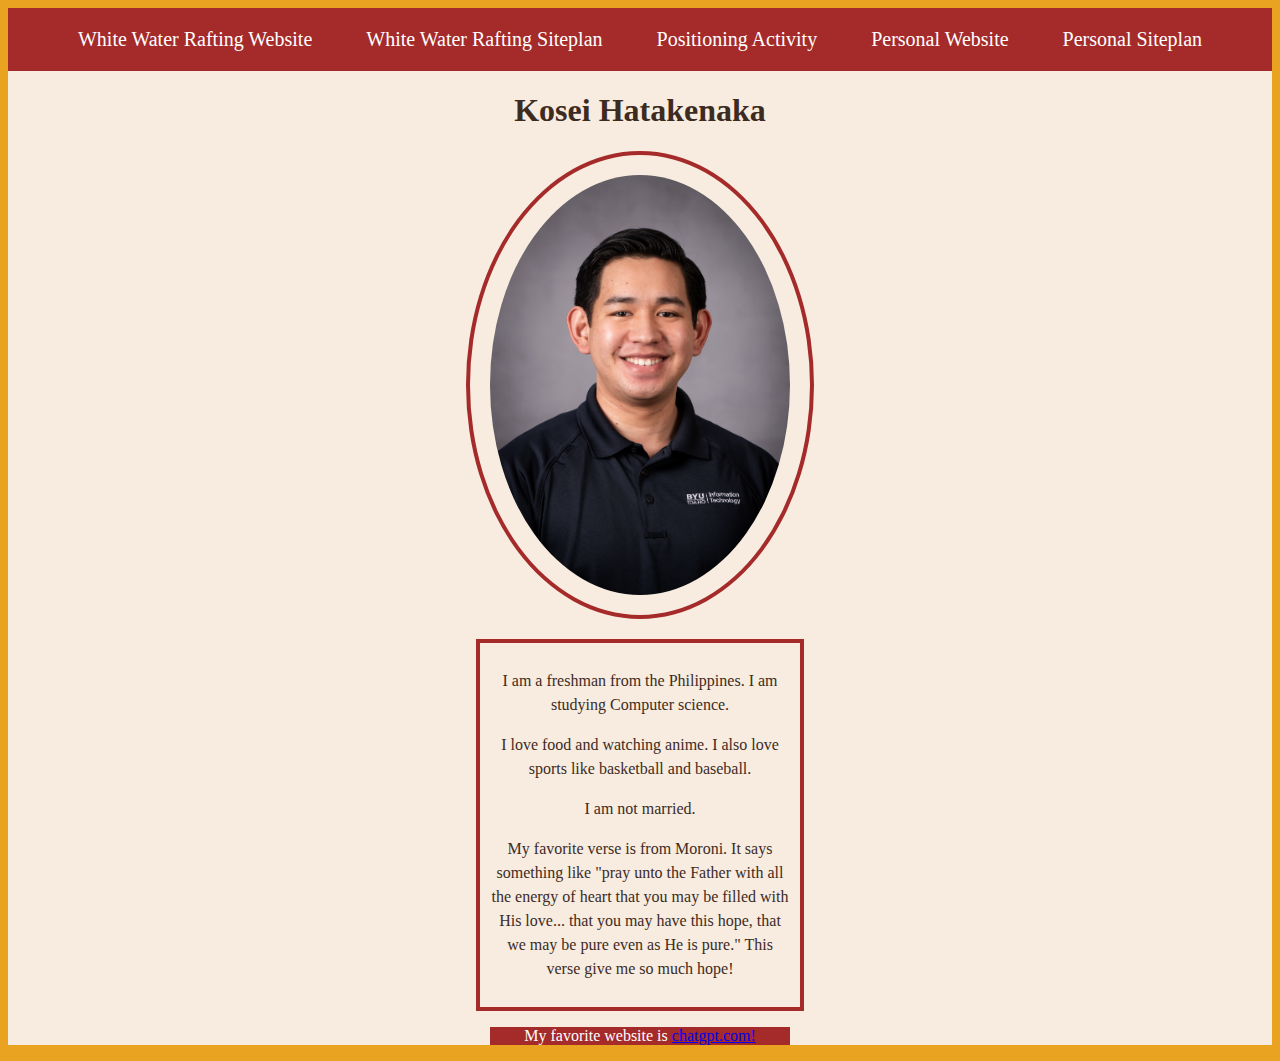
<file: index.html>
<!DOCTYPE html>
<html lang="en">
  <head>
    <meta charset="UTF-8" />
    <meta name="viewport" content="width=device-width, initial-scale=1.0" />
    <title>WDD130 | Home</title>
    <link href="styles.css" rel="stylesheet" />
  </head>

  <body>
    <div id="content">
      <header>
        <nav id="primary">
          <a href="wwr/index.html">White Water Rafting Website</a>
          <a href="wwr/site-plan-rafting.html">White Water Rafting Siteplan</a>
          <a href="positioning.html">Positioning Activity</a>
          <a href="ydps/index.html">Personal Website</a>
          <a href= "ydps/site-plan.html">Personal Siteplan</a>
        </nav>
      </header>
      <h1 id="main topic">Kosei Hatakenaka</h1>
      <div>
        <img src="myphoto.jpg" alt="Image of me" />
      </div>
      <div id="p-main">
      <p>
        I am a freshman from the Philippines. I am studying Computer science.
      </p>
      <p>
        I love food and watching anime. I also love sports like basketball and
        baseball.
      </p>
      <p>I am not married.</p>
      <p>
        My favorite verse is from Moroni. It says something like "pray unto the
        Father with all the energy of heart that you may be filled with His
        love... that you may have this hope, that we may be pure even as He is
        pure." This verse give me so much hope!
      </p>
    </div>
      <footer>
        <p>
          My favorite website is
          <a href="https://chatgpt.com/" target="_blank">chatgpt.com!</a>
        </p>
      </footer>
  </div>
  </body>
</html>
</file>
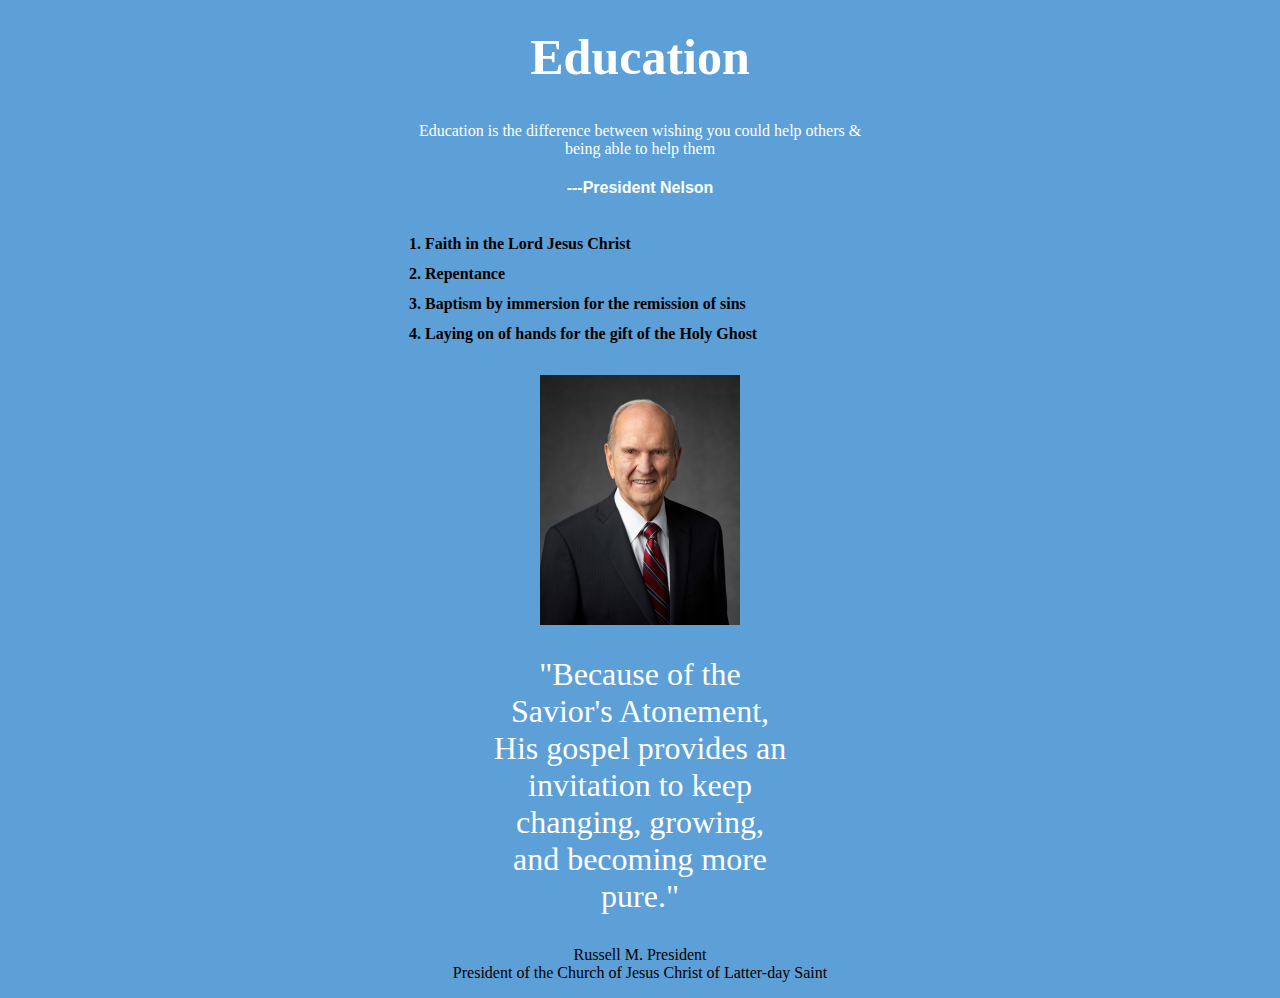
<file: ice _challenge_w04/index.html>
<!DOCTYPE html>
<html lang="en">
  <head>
    <meta charset="UTF-8" />
    <meta name="viewport" content="width=device-width, initial-scale=1.0" />
    <title>Ice Challenge</title>
    <link rel="stylesheet" href="ice_challenge.css" />
  </head>
  <div id="width">
    <header>
        <nav>
            <div id="hover">
            Education</nav>
    </header>
    <body>
      <p id="quote_1">
        Education is the difference between wishing you could help others &
        being able to help them
      </p>
      <div id="President_Nelson">
        <h4>---President Nelson</h4>
      </div>
      <ol>
        <li>Faith in the Lord Jesus Christ</li>
        <li>Repentance</li>
        <li>Baptism by immersion for the remission of sins</li>
        <li>Laying on of hands for the gift of the Holy Ghost</li>
      </ol>
      <div>
        <img
          src="images/russell_nelson_official_portrait_2018.jpeg"
          alt="President Rusell M. Nelson 2018 Official Portrait"
        />
      </div>
      <h1>
        "Because of the Savior's Atonement, His gospel provides an invitation to
        keep changing, growing, and becoming more pure."
      </h1>

      <footer>
        <p>
          Russell M. President
          <br>
          President of the Church of Jesus Christ of
          Latter-day Saint
        </p>
      </footer>
    </body>
  </div>
</html>
</file>
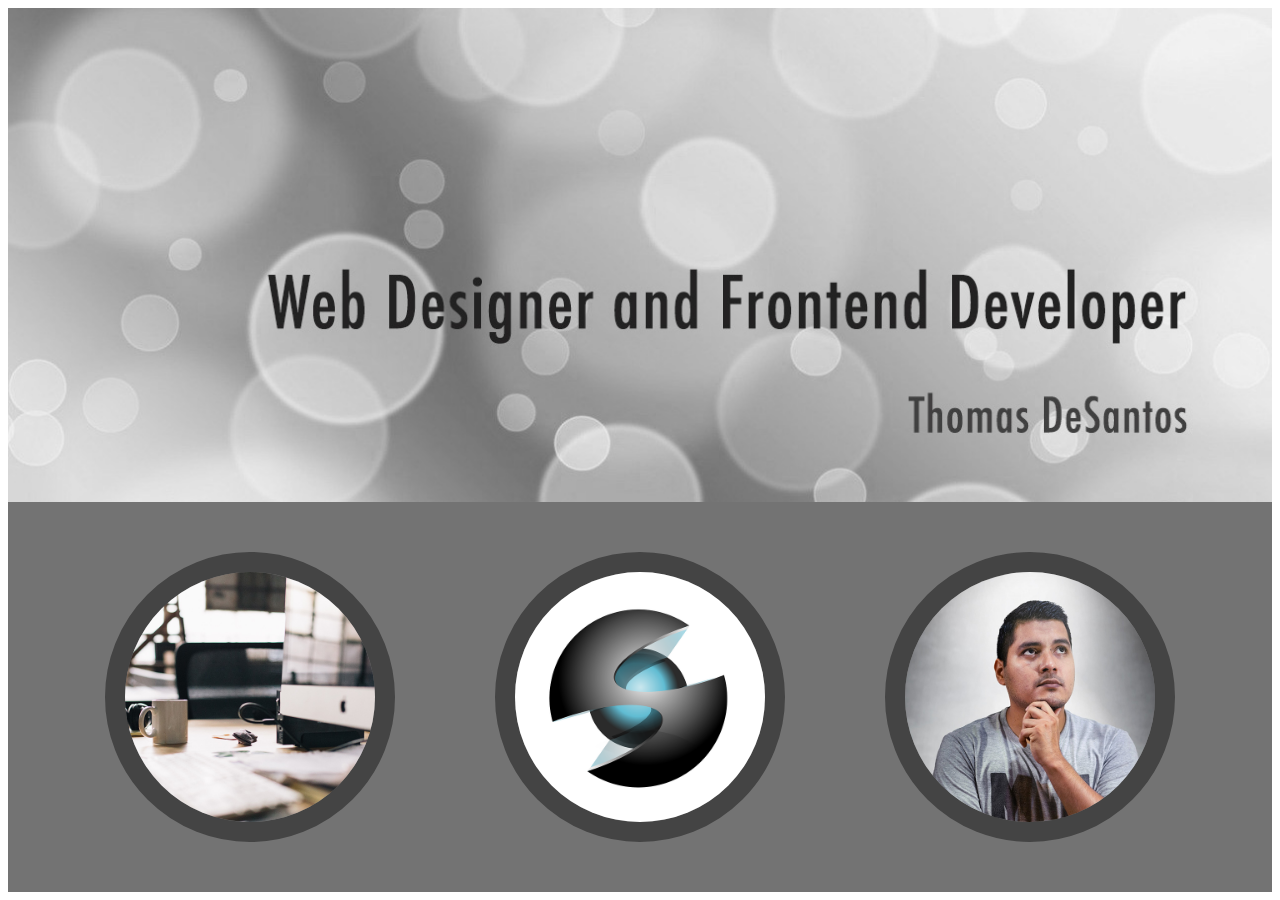
<file: ice_challenge_w05/index.html>
<!DOCTYPE html>
<html lang="en">
<head>
    <meta charset="UTF-8">
    <meta name="viewport" content="width=device-width, initial-scale=1.0">
    <title>Ice Challenge 05</title>
    <link href="styles.css" rel="stylesheet">

</head>
<body>
<div id="main-1">
    <img src="images/w05_circles.jpg" alt="Web Designer and FrontEnd Developer by Thomas DeSantos">
</div>
<footer>
    <div class="my-image">
        <img src="images/w05_ice_image_desk.jpg" alt="Image Desk" >
        <img src="images/w05_ice_image_graphic.png" alt="Image Graphic">
        <img src="images/w05_ice_image_person.jpg" alt="Image Person">
    </div>
</footer>
</body>
</html>
</file>
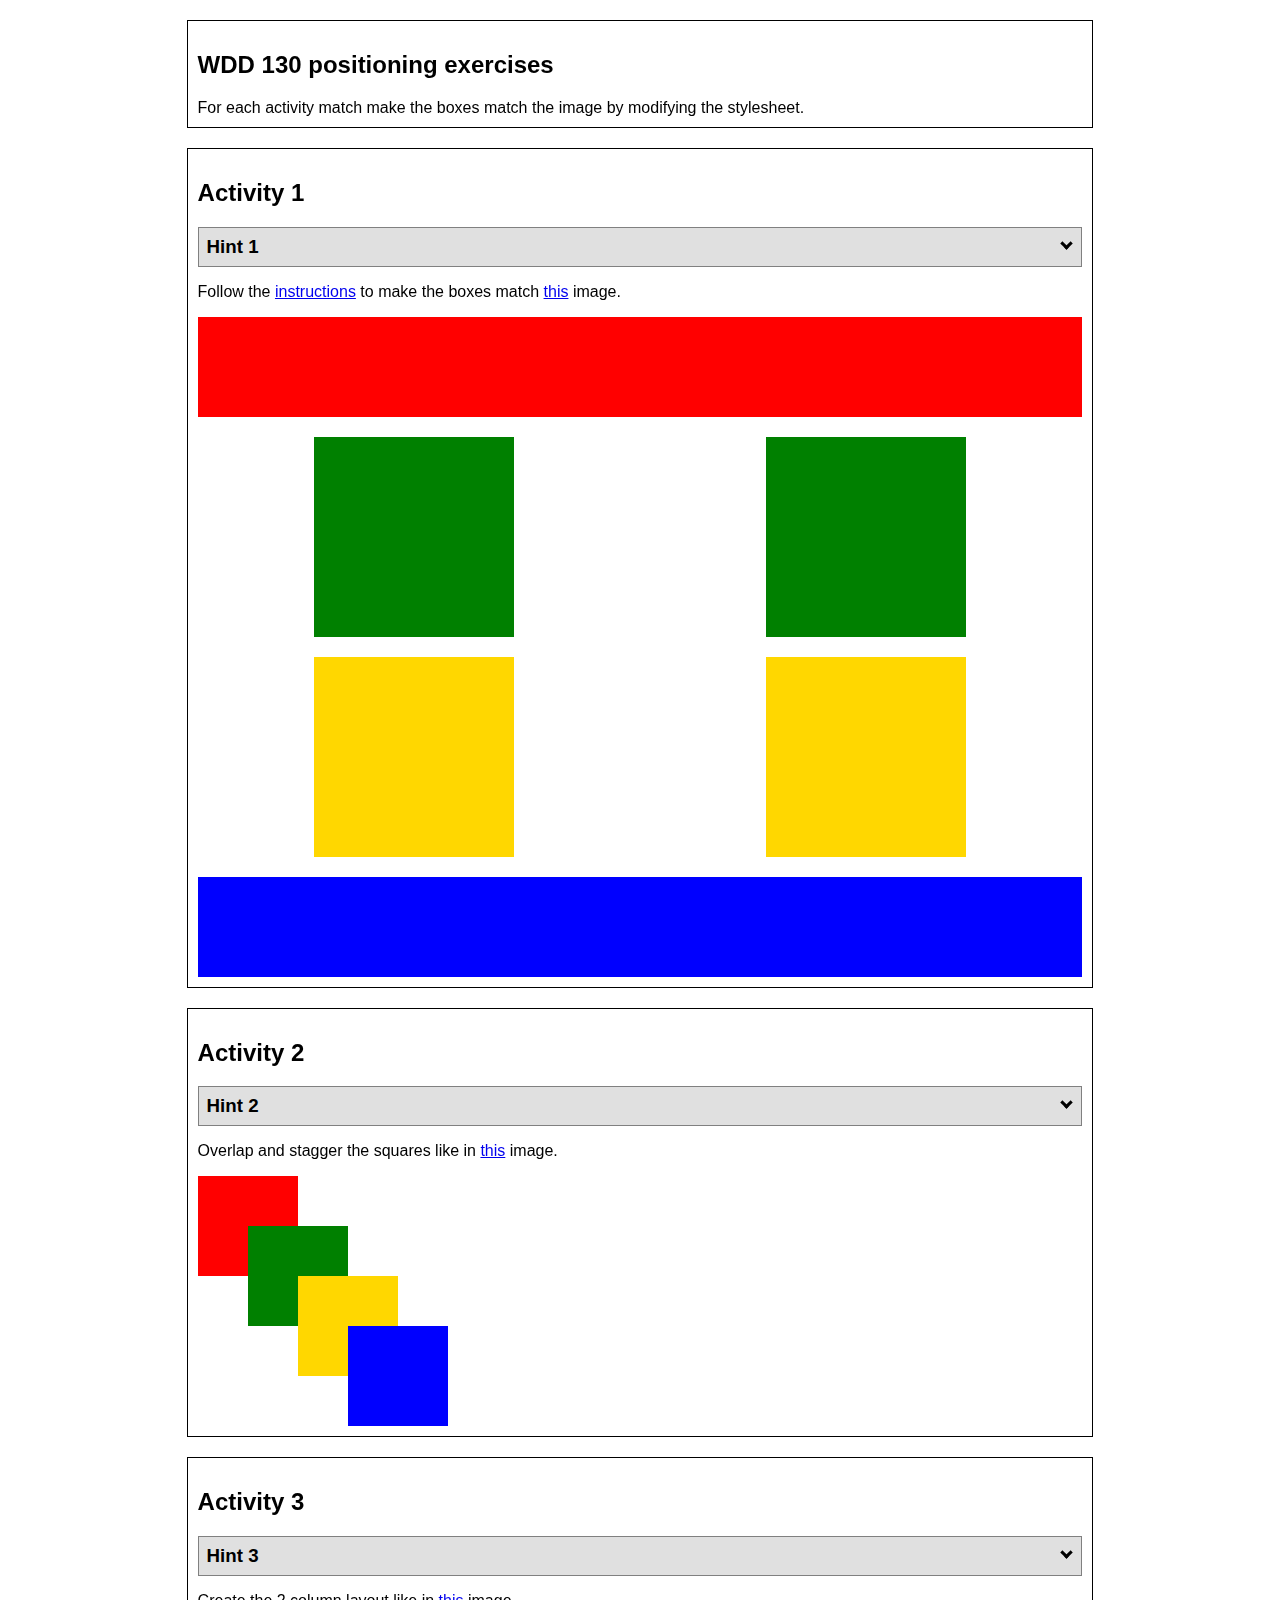
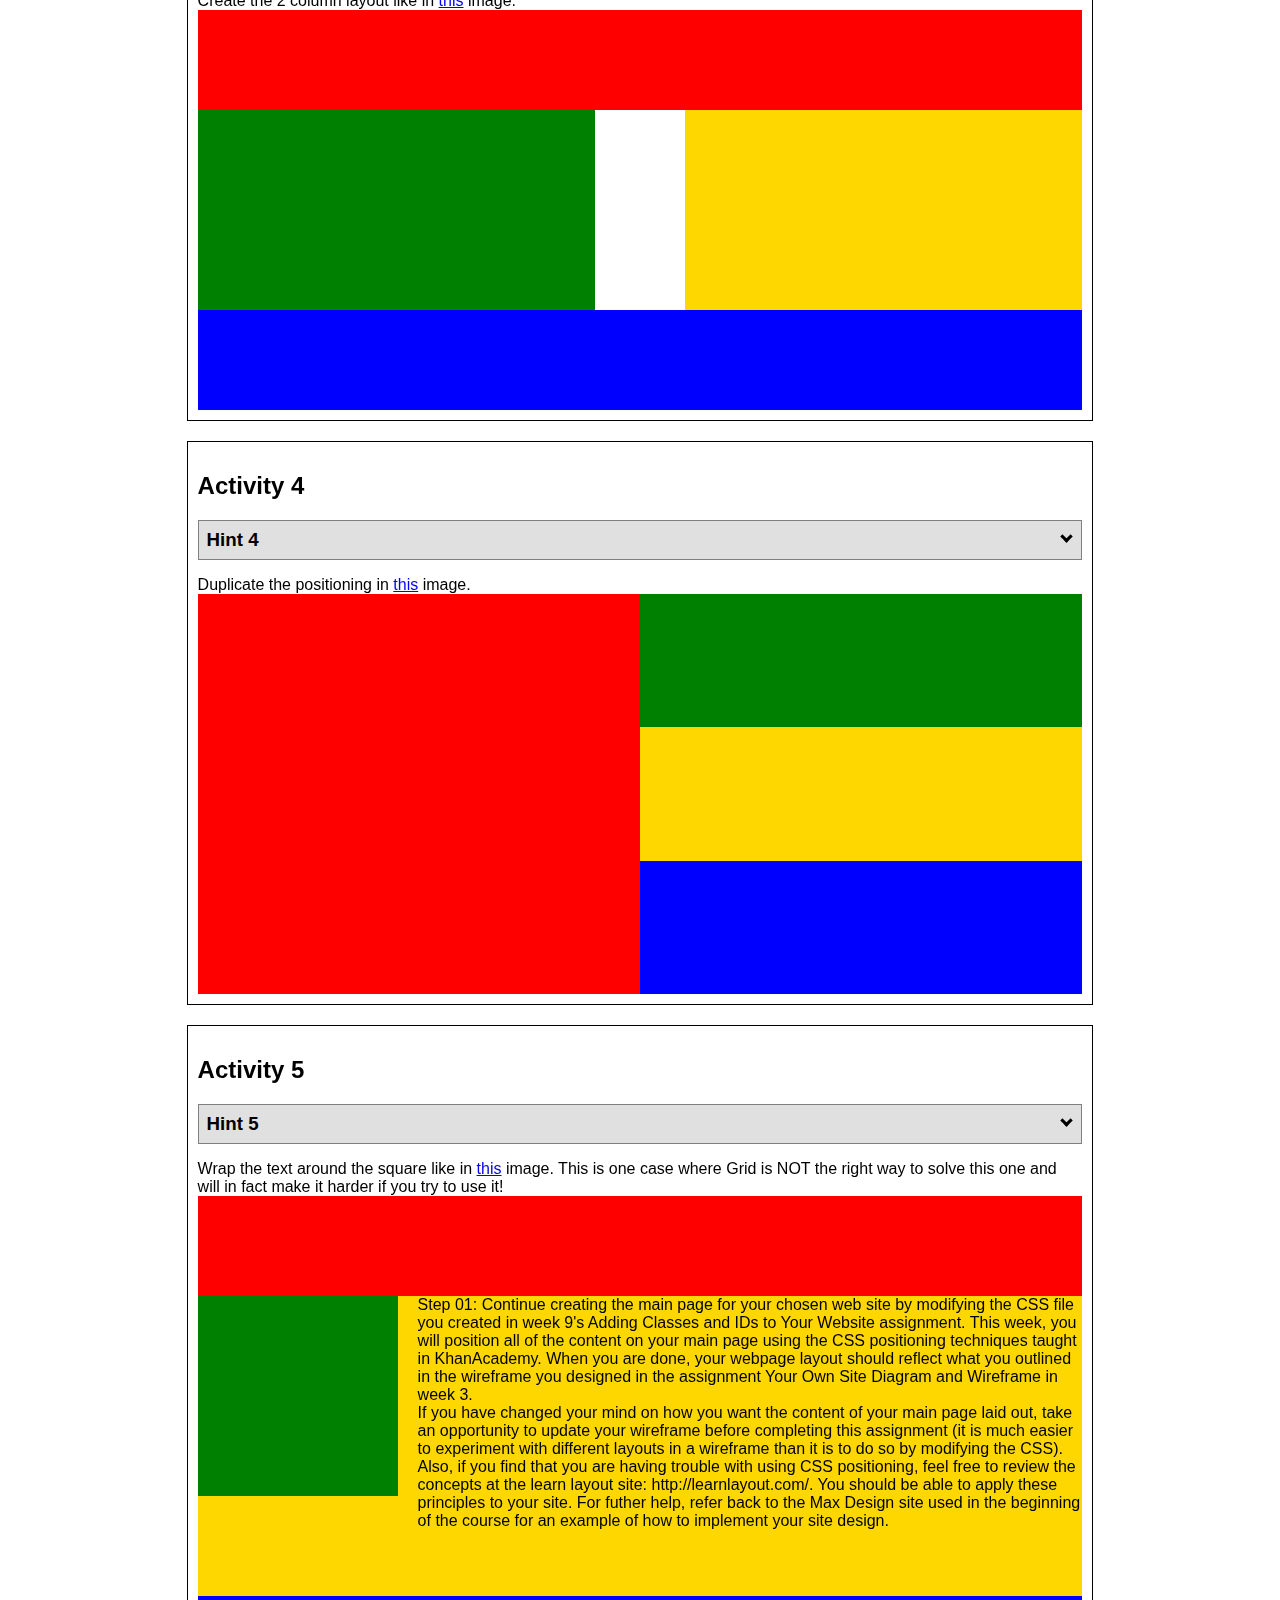
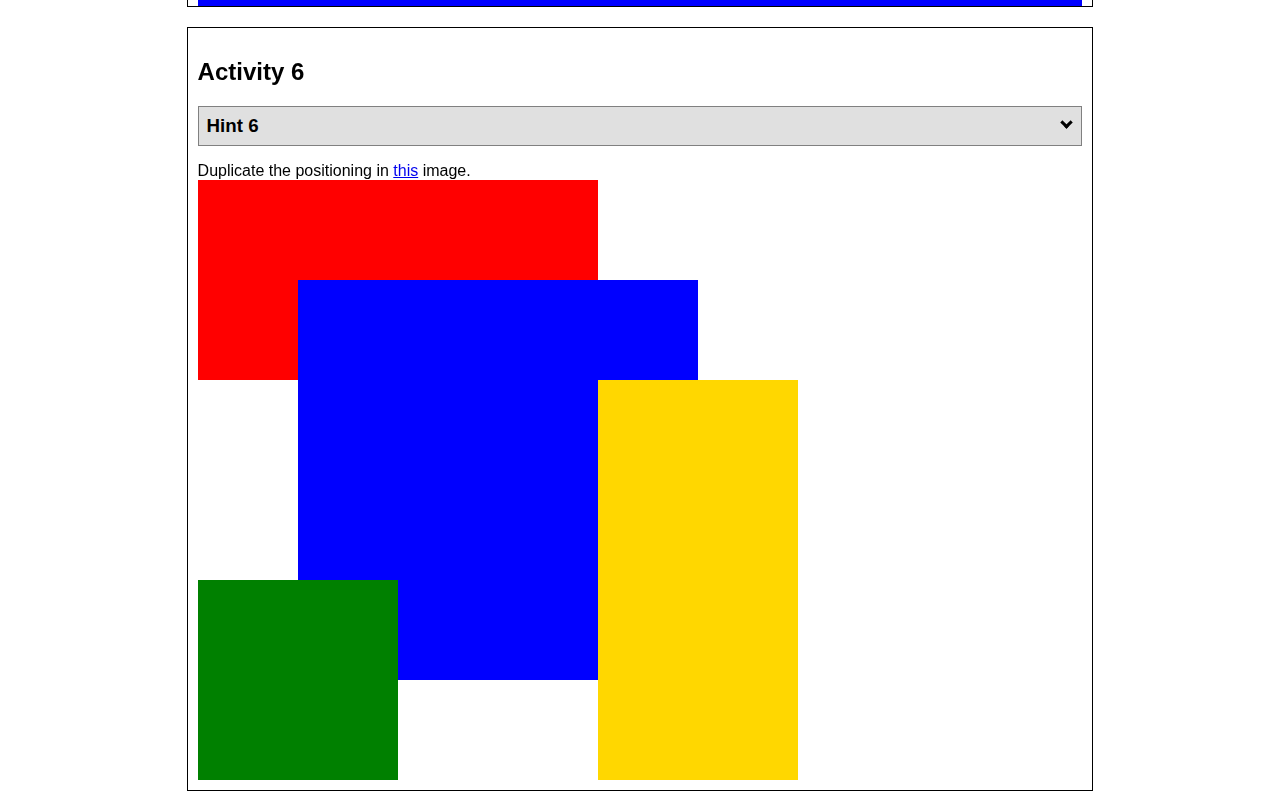
<file: positioning.html>
<!DOCTYPE html>
<html lang="en">
  <head>
    <!-- HTML - Name: positioning.html -->
    <title>Positioning Activity</title>
    <link rel="stylesheet" type="text/css" href="positionstyles.css" />
  </head>
  <body>
    <div class="activity">
      <h2>WDD 130 positioning exercises</h2>
      For each activity match make the boxes match the image by modifying the stylesheet.</div>
    <div class="activity">
      <h2>Activity 1</h2>
      <section class="hint"><input type="checkbox" ><i></i> <h3>Hint 1</h3><div><p>Check out the <a href="https://byui-wdd.github.io/wdd130/activities/w06-css-positioning.html" target="_blank">activity instructions</a> in Ilearn!</p></div></section>
      <p>Follow the <a href="https://byui-wdd.github.io/wdd130/activities/w06-css-positioning.html" target="_blank">instructions</a> to make the boxes match  <a href="https://byui-wdd.github.io/wdd130/images/example1.png" target="_blank">this</a> image.</p>
      <div class="content1" >
        <div class="red1" ></div>
        <div class="green1" ></div>
        <div class="green1" ></div>
        <div class="yellow1"></div>
        <div class="yellow1"></div>
        <div class="blue1"></div>
      </div>
    </div>
    <div class="activity">
      <h2>Activity 2</h2>
      <section class="hint"><input type="checkbox" > <h3>Hint 2</h3><i></i><div>
      <ul>
      <li>grid-template-columns: 50px 50px 50px 50px 50px </li></ul></div></section>
      <p>Overlap and stagger the squares like in <a href="https://byui-wdd.github.io/wdd130/images/example2.png" target="_blank">this</a> image.</p>
      <div class="content2" >
        <div class="red2" ></div>
        <div class="green2" ></div>
        <div class="yellow2"></div>
        <div class="blue2"></div>
      </div>
    </div>
    <div class="activity">
      <h2>Activity 3</h2>
      <section class="hint"><input type="checkbox" > <h3>Hint 3</h3><i></i><div><p>This one is going to be best solved with CSS Grid. Remember to make the boxes the right width first...then start moving them around. </p><h4>Properties used:</h4><ul><li>display:grid;</li><li>grid-template-columns:</li><li>grid-column-gap:</li>
        <li>grid-column:</li>  </ul></div></section>
      Create the 2 column layout like in <a href="https://byui-wdd.github.io/wdd130/images/example3.png" target="_blank">this</a>  image.
      <div class="content3" >
        <div class="red3" ></div>
        <div class="green3" ></div>
        <div class="yellow3"></div>
        <div class="blue3"></div>
      </div>
    </div>
    <div class="activity">
      <h2>Activity 4</h2>
      <section class="hint"><input type="checkbox" > <h3>Hint 4</h3><i></i><div><p>For the others we have been primarily concerned with width. For this one you will need to adjust height as well. </p><h4>Properties used:</h4><ul><li>display:grid;</li><li>grid-template-columns:</li><li>grid-row:</li></ul></div></section>
      Duplicate the positioning in <a href="https://byui-wdd.github.io/wdd130/images/example4.png" target="_blank">this</a> image. 
      <div class="content4" >
        <div class="red4" ></div>
        <div class="green4" ></div>
        <div class="yellow4"></div>
        <div class="blue4"></div>
      </div>
    </div>

    <div class="activity">
      <h2>Activity 5</h2>
      <section class="hint"><input type="checkbox" > <h3>Hint 5</h3><i></i><div><p>Grid is <strong>not</strong> the right way to do this.  In fact there is only one way to really do that...and that is with float. Remember that we float the thing we want the text to wrap around.  Also remember to start by making all the shapes the right size and shape.</p><h4>Properties used:</h4><ul><li>float: left;</li></ul></div></section>
      Wrap the text around the square like in <a href="https://byui-wdd.github.io/wdd130/images/example5.png" target="_blank">this</a> image. This is one case where Grid is NOT the right way to solve this one and will in fact make it harder if you try to use it!
      <div class="content5" >
        <div class="red5" ></div>
        <div class="green5" ></div>
        <div class="yellow5">Step 01: Continue creating the main page for your chosen web site by modifying the CSS file you created in week 9's Adding Classes and IDs to Your Website assignment. This week, you will position all of the content on your main page using the CSS positioning techniques taught in KhanAcademy. When you are done, your webpage layout should reflect what you outlined in the wireframe you designed in the assignment Your Own Site Diagram and Wireframe in week 3. <br />
          If you have changed your mind on how you want the content of your main page laid out, take an opportunity to update your wireframe before completing this assignment (it is much easier to experiment with different layouts in a wireframe than it is to do so by modifying the CSS). Also, if you find that you are having trouble with using CSS positioning, feel free to review the concepts at the learn layout site: http://learnlayout.com/. You should be able to apply these principles to your site. For futher help, refer back to the Max Design site used in the beginning of the course for an example of how to implement your site design.</div>
        <div class="blue5"></div>
      </div>
    </div>
    <div class="activity">
      <h2>Activity 6</h2>
      <section class="hint"><input type="checkbox" > <h3>Hint 6</h3><i></i><div><p>This one is all about visualizing the grid behind the layout. If you are having a hard time doing that first: all the sizes are even multiples of 100, and second here is another example with the lines drawn: <a href="https://byui-wdd.github.io/wdd130/images/example6-hint.png" target="_blank">example 6 with lines</a>. For this one you will find it easiest if you use px for the column width. You can also use <kbd>z-index</kbd> to control the element layering.    </p><h4>Properties used:</h4><ul><li>display:grid;</li><li>grid-template-columns:</li><li>grid-column:</li><li>grid-row:</li><li><a href="https://www.w3schools.com/cssref/pr_pos_z-index.asp" target="_blank">z-index:</a></li></ul></div></section>
      Duplicate the positioning in <a href="https://byui-wdd.github.io/wdd130/images/example6.png" target="_blank">this</a> image.
      <div class="content6" >
        <div class="red6" ></div>
        <div class="green6" ></div>
        <div class="yellow6"></div>
        <div class="blue6"></div>
      </div>
    </div>
  </body>
</html>
</file>
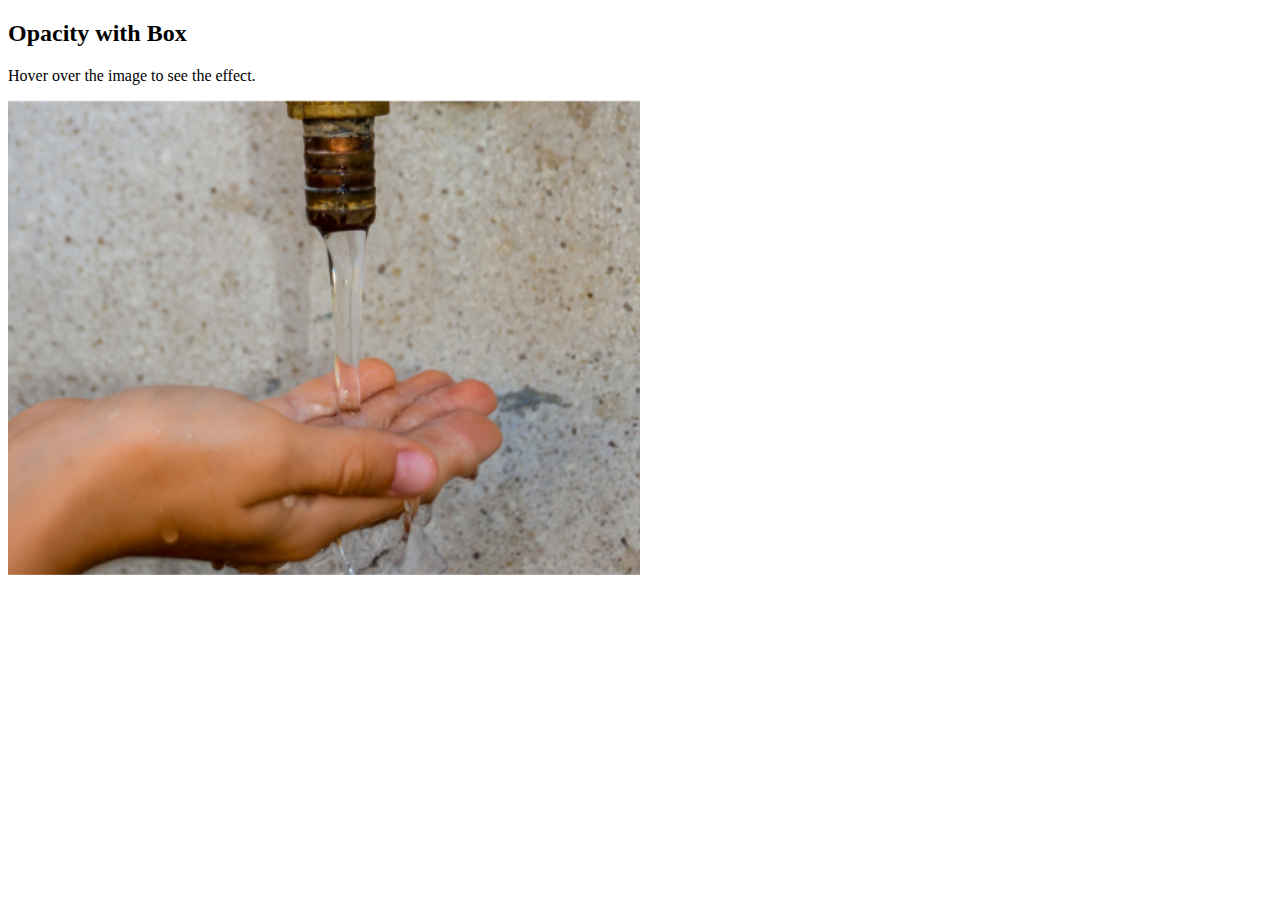
<file: web_component.hrml.html>
<!DOCTYPE html>
<html>
<head>
<meta name="viewport" content="width=device-width, initial-scale=1">
<style>
.container {
  position: relative;
  width: 50%;
}

.water-img {
  opacity: 1;
  display: block;
  width: 100%;
  height: auto;
  transition: .5s ease;
  backface-visibility: hidden;
}

.middle {
  transition: .5s ease;
  opacity: 0;
  position: absolute;
  top: 50%;
  left: 50%;
  transform: translate(-50%, -50%);
  -ms-transform: translate(-50%, -50%);
  text-align: center;
}

.container:hover .water-img {
  opacity: 0.3;
}

.container:hover .middle {
  opacity: 1;
}

.text {
  background-color: #091540;
  color: white;
  font-size: 16px;
  padding: 16px 32px;
  font-family: Rubik;
}
</style>
</head>
<body>

<h2>Opacity with Box</h2>
<p>Hover over the image to see the effect.</p>

<div class="container">
  <img src="ydps/images/YDPS_images/4.png" alt="Avatar" class="water-img" style="width:100%">
  <div class="middle">
    <div class="text">Talk to Us</div>
  </div>
</div>
  
</body>
</html>
</file>
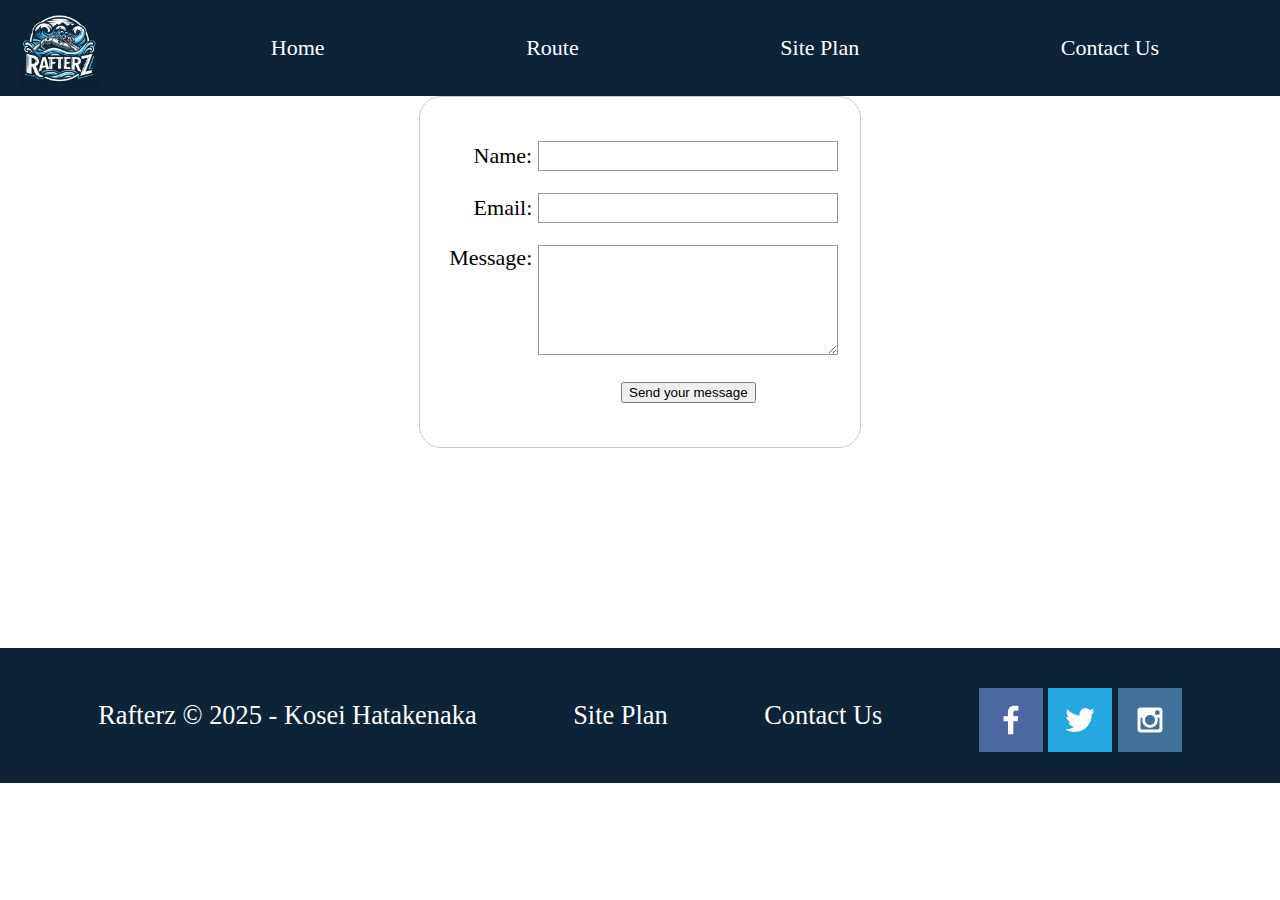
<file: wwr/contactus.html>
<!DOCTYPE html>
<html lang="en">
  <head>
    <meta charset="UTF-8">
    <meta name="viewport" content="width=device-width, initial-scale=1.0">
    <title>Whitewater Rafting Vacay | Rafterz | Contact Us</title>
    <link rel="stylesheet" href="styles/style.css">
    <style>
        body {
  text-align: center;
}

form {
  display: inline-block;
  padding: 1em;
  border: 1px solid #ccc;
  border-radius: 1em;
}

p + p {
  margin-top: 1em;
}

label {
  display: inline-block;
  min-width: 90px;
  text-align: right;
}

input,
textarea {
  font: 1em sans-serif;
  width: 300px;
  box-sizing: border-box;
  border: 1px solid #999;
}

input:focus,
textarea:focus {
  outline-style: solid;
  outline-color: #000;
}

textarea {
  vertical-align: top;
  height: 5em;
}

.button {
  padding-left: 90px;
}

button {
  margin-left: 0.5em;
}

#feedback {
    background-color: antiquewhite;
    position: absolute;
    top: 0;
    left: 0;
    right: 0;
    padding: .5em;
    display: none;      
}
.moveDown {
    margin-top: 3em;
}

    </style>
  </head>
  <body>
    <div id="content">
      <header>
        <a id="logo_link" href="index.html">
          <img class="logo" src="images/rafterz_logo.png" alt="Rafterz Logo">
        </a>
        <nav>
          <a href="index.html">Home</a>
          <a href="routes.html">Route</a>
          <a href="site-plan-rafting.html">Site Plan</a>
          <a href="cotactus.html">Contact Us</a>
        </nav>
      </header>
        <div id="feedback"></div>
        <form action="/my-handling-form-page" method="post">
        <p>
            <label for="name">Name:</label>
            <input type="text" id="name" name="user_name" />
          </p>
          <p>
            <label for="mail">Email:</label>
            <input type="email" id="mail" name="user_email" />
          </p>
          <p>
            <label for="msg">Message:</label>
            <textarea id="msg" name="user_message"></textarea>
          </p>
          <p class="button">
            <button type="submit">Send your message</button>
          </p>
        </form>
        
     
      </main>
      <footer>
        <p>Rafterz &copy; 2025 - Kosei Hatakenaka</p>
        <p><a href="site-plan-rafting.html">Site Plan</a></p>
        <p><a href="contactus.html">Contact Us</a></p>
        <div class="social">
          <a href="https://facebook.com" target="_blank">
            <img src="images/facebook.png" alt="fb icon">
          </a>
          <a href="https://twitter.com" target="_blank">
            <img src="images/twitter.png" alt="twitter icon">
          </a>
          <a href="https://instagram.com" target="_blank">
            <img src="images/instagram.png" alt="instagram icon">
          </a>
        </div>
      </footer>
    </div>
    <script>
        // get the feedback div element so we can do something with it.
        const feedbackElement = document.getElementById('feedback');
        // get the form so we can read what was entered in it.
        const formElement = document.forms[0];
        // add a 'listener' to wait for a submission of our form. When that happens run the code below.
        formElement.addEventListener('submit', function(e) {
            // stop the form from doing the default action.
            e.preventDefault();
            // set the contents of our feedback element to a message letting the user know the form was submitted successfully. Notice that we pull the name that was entered in the form to personalize the message!
            feedbackElement.innerHTML = 'Hello '+ formElement.user_name.value +'! Thank you for your message. We will get back with you as soon as possible!';
            // make the feedback element visible.
            feedbackElement.style.display = "block";
            // add a class to move everything down so our message doesn't cover it.
            document.body.classList.toggle('moveDown');
        });
    </script>
  </body>
</html>
</file>
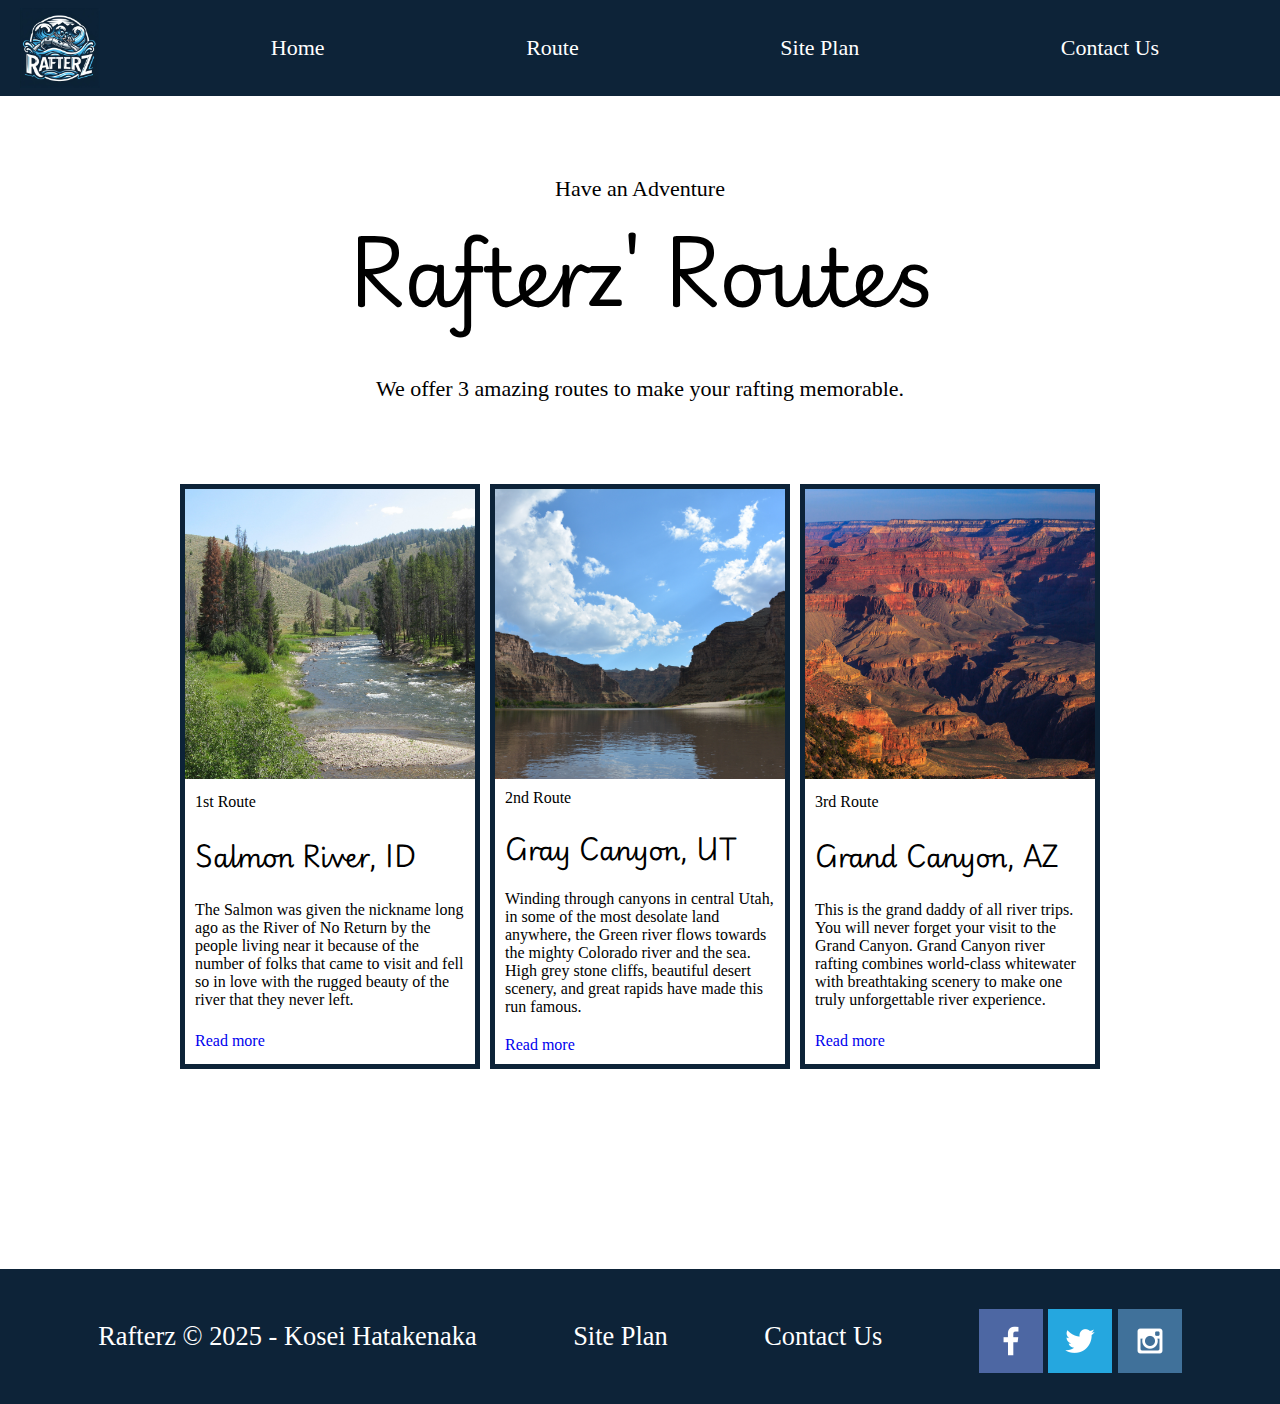
<file: wwr/routes.html>
<!DOCTYPE html>
<html lang="en">
  <head>
    <meta charset="UTF-8">
    <meta name="viewport" content="width=device-width, initial-scale=1.0">
    <title>Whitewater Rafting Vacay | Rafterz | Routes</title>
    <link rel="stylesheet" href="styles/style.css">
  </head>
  <body>
    <div id="content">
      <header>
        <a id="logo_link" href="index.html">
          <img class="logo" src="images/rafterz_logo.png" alt="Rafterz Logo">
        </a>
        <nav>
          <a href="index.html">Home</a>
          <a href="routes.html">Route</a>
          <a href="site-plan-rafting.html">Site Plan</a>
          <a href="cotactus.html">Contact Us</a>
        </nav>
      </header>
      <main class="route-grid">
            <div id = "route-heading">
            <p>Have an Adventure</p>
            <h1> Rafterz' Routes</h1>
            <p>We offer 3 amazing routes to make your rafting memorable.</p>
        </div>
        <section id="salmon-river">
          <img src = "images/Salmon River Idaho.png" alt = "Salmon River Idaho">
      
          <p>1st Route</p>
          <h3>Salmon River, ID</h3>
          <p>The Salmon was given the nickname long ago as the River of No Return by the people living near it because of the number of folks that came to visit and fell so in love with the rugged beauty of the river that they never left.</p>
          <a href="#">Read more</a>
       

        </section>
        <section id="canyon-utah">
         
          <img src = "images/Gray Canyon Utah.png" alt = "Gray Canyon Utah">
          <p>2nd Route</p>
          <h3>Gray Canyon, UT</h3>
          <p>Winding through canyons in central Utah, in some of the most desolate land anywhere, the Green river flows towards the mighty Colorado river and the sea. High grey stone cliffs, beautiful desert scenery, and great rapids have made this run famous.</p>
          <a href="#">Read more</a>
        

        </section>
        <section id="grand-canyon">
          
          <img src = "images/Grand Canyon Arizona.png" alt = "Grand Canyon Arizona">
          <p>3rd Route</p>
          <h3>Grand Canyon, AZ</h3>
          <p>This is the grand daddy of all river trips. You will never forget your visit to the Grand Canyon.
            Grand Canyon river rafting combines world-class whitewater with breathtaking scenery to make one truly unforgettable river experience.</p>
            <a href="#">Read more</a>
          
        </section>
      </main>
      <footer>
        <p>Rafterz &copy; 2025 - Kosei Hatakenaka</p>
        <p><a href="site-plan-rafting.html">Site Plan</a></p>
        <p><a href="contactus.html">Contact Us</a></p>
        <div class="social">
          <a href="https://facebook.com" target="_blank">
            <img src="images/facebook.png" alt="fb icon">
          </a>
          <a href="https://twitter.com" target="_blank">
            <img src="images/twitter.png" alt="twitter icon">
          </a>
          <a href="https://instagram.com" target="_blank">
            <img src="images/instagram.png" alt="instagram icon">
          </a>
        </div>
      </footer>
    </div>
  </body>
</html>
</file>
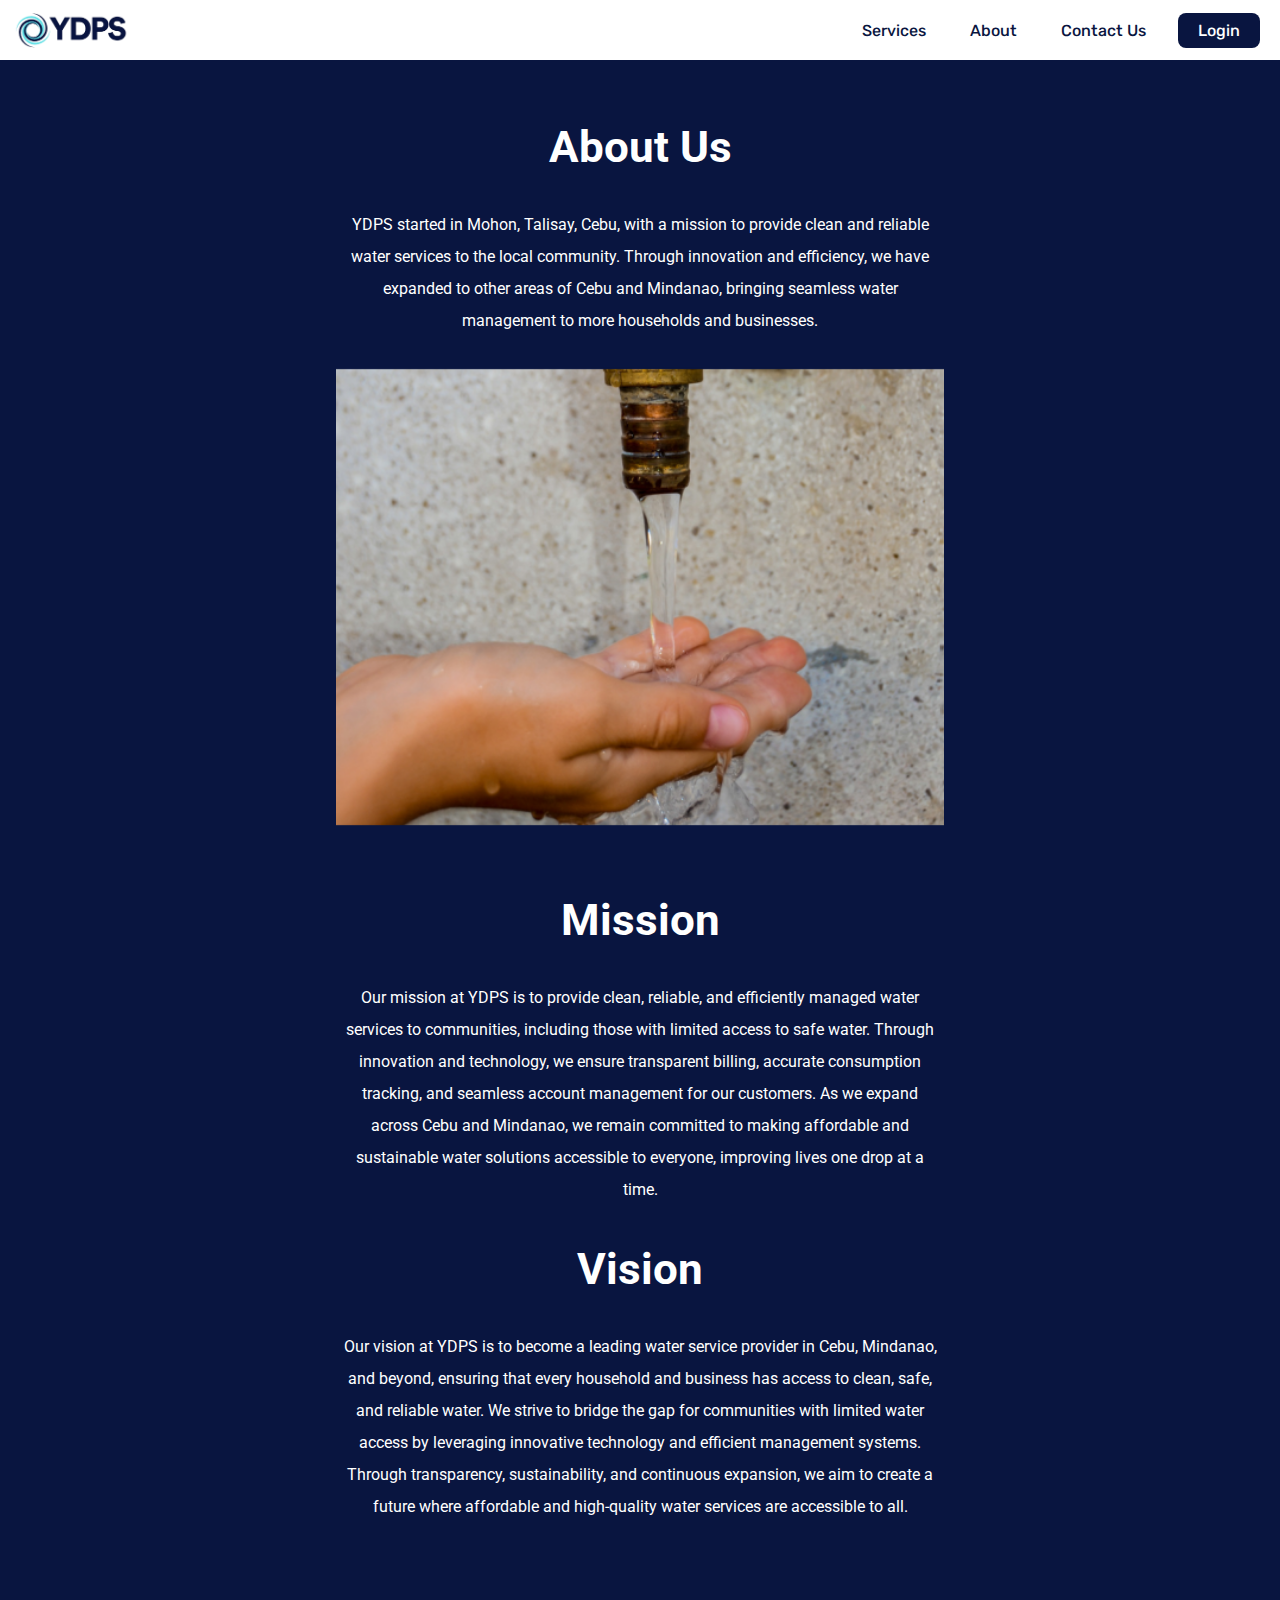
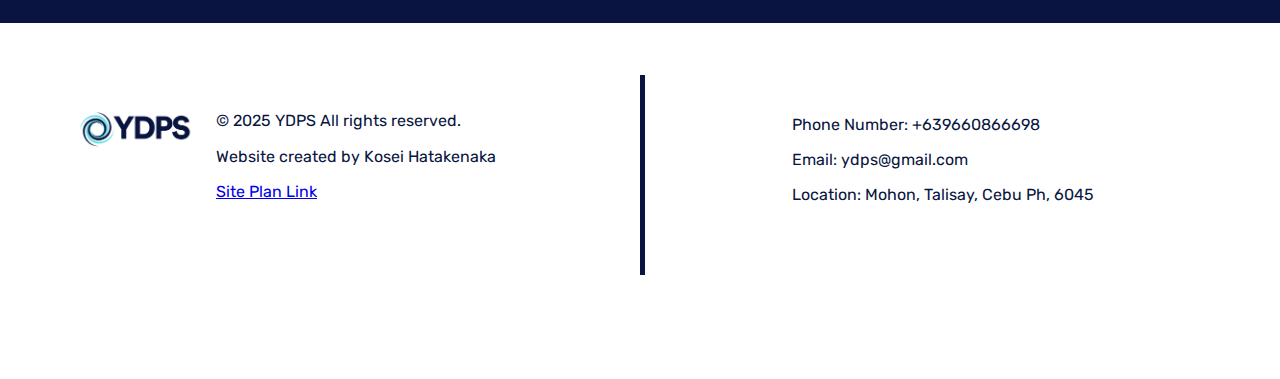
<file: ydps/about.html>
<!DOCTYPE html>
<html lang="en">
  <head>
    <meta charset="UTF-8" />
    <meta name="viewport" content="width=device-width, initial-scale=1.0" />
    <title>YDPS | About</title>
    <link href="styles/styles.css" rel="stylesheet" />
  </head>
<body>
  <div id="content">
    <header>
      <a id="logo_link" href="index.html">
        <img class="logo" src="images/ydps-logo-removedbg.png" alt="YDPS logo">
      </a>
      <nav>
        <a href="services.html">Services</a>
        <a href="about.html">About</a>
        <a href="contact.html">Contact Us</a>
        <a id="login" href="login.html">Login</a>
      </nav>
    </header>
    <main id="about-us">
      <div id = "about-content">
        <section id="about-us-hero">
            <h2>About Us</h2>
            <p>YDPS started in Mohon, Talisay, Cebu, with a mission to provide clean and reliable water services to the local community. Through innovation and efficiency, we have expanded to other areas of Cebu and Mindanao, bringing seamless water management to more households and businesses. </p>
            <div class="container">
              <img src="images/YDPS_images/4.png" alt="Avatar" class="water-img" style="width:100%">
              <div class="middle">
                <a href="contact.html" class="text">Talk to Us</a>
              </div>
            </div>

        </section>
        <section id = "mission">
            <h2>Mission</h2>
        
            <p>
                Our mission at YDPS is to provide clean, reliable, and efficiently managed water services to communities, including those with limited access to safe water. Through innovation and technology, we ensure transparent billing, accurate consumption tracking, and seamless account management for our customers. As we expand across Cebu and Mindanao, we remain committed to making affordable and sustainable water solutions accessible to everyone, improving lives one drop at a time.</p>
        </section>
        <section id = "vision">
            <h2>Vision</h2>
            <p>
                Our vision at YDPS is to become a leading water service provider in Cebu, Mindanao, and beyond, ensuring that every household and business has access to clean, safe, and reliable water. We strive to bridge the gap for communities with limited water access by leveraging innovative technology and efficient management systems. Through transparency, sustainability, and continuous expansion, we aim to create a future where affordable and high-quality water services are accessible to all.</p>
        </section>
      </div>
    </main>
    <footer>
      <div id="footer-left">
        <div id="footer-left1">
          <a id="logo_link" href="index.html">
            <img class="logo" src="images/ydps-logo-removedbg.png" alt="YDPS logo">
          </a>
          <p id="copyright">&copy; 2025 YDPS All rights reserved.</p>
        </div>
        <p id="created">Website created by Kosei Hatakenaka</p>
        <a id="site-plan-link" href="site-plan.html">Site Plan Link</a>
      </div>
      <p id="footer-line"></p>
      <div id="footer-right">
        <p>Phone Number: +639660866698</p>
        <p>Email: ydps@gmail.com</p>
        <p>Location: Mohon, Talisay, Cebu Ph, 6045</p>
      </div>
    </footer>
  </div>
</body>
</html>
</file>
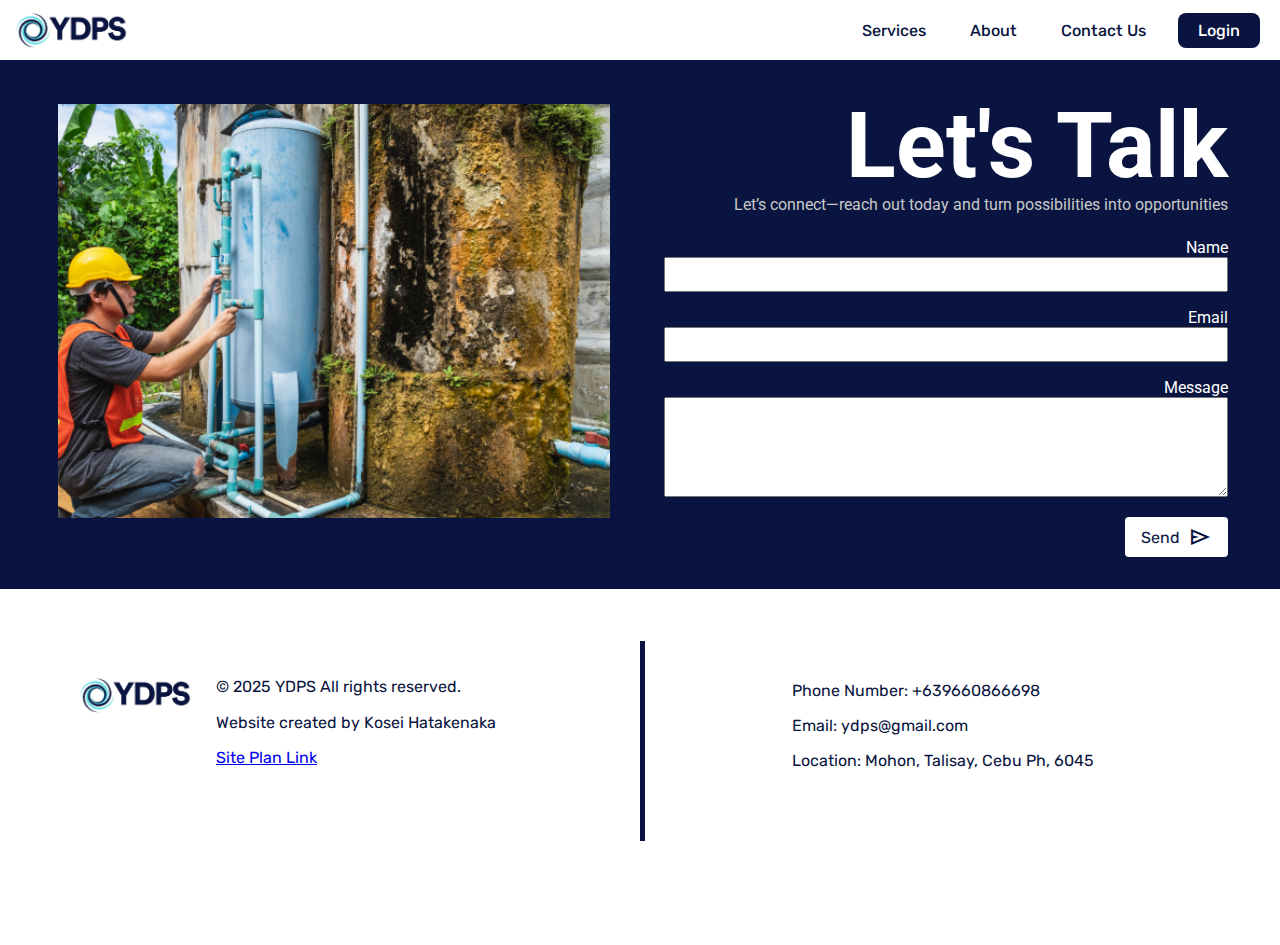
<file: ydps/contact.html>
<!DOCTYPE html>
<html lang="en">
  <head>
    <meta charset="UTF-8" />
    <meta name="viewport" content="width=device-width, initial-scale=1.0" />
    <title>YDPS | Contact Us</title>
    <link rel="stylesheet" href="https://fonts.googleapis.com/css2?family=Material+Symbols+Outlined:opsz,wght,FILL,GRAD@24,400,0,0&icon_names=send" />
    <link href="styles/styles.css" rel="stylesheet" />
  </head>
  <body>
    <div id="content">
      <header>
        <a id="logo_link" href="index.html">
          <img
            class="logo"
            src="images/ydps-logo-removedbg.png"
            alt="YDPS logo"
          />
        </a>
        <nav>
          <a href="services.html">Services</a>
          <a href="about.html">About</a>
          <a href="contact.html">Contact Us</a>
          <a id="login" href="login.html">Login</a>
        </nav>
      </header>
      <main id="contact-body">
        <div id="contact-content">
          <img
            id="contact-img"
            src="images/YDPS_images/2.png"
            alt="Plumber Checking Pipes"
          />
          <div id="contact-right">
            <h1>Let's Talk</h1>
            <p id="subline">Let’s connect—reach out today and turn possibilities into opportunities</p>
            <form action="/my-handling-form-page" method="post">
              <p>
                <label for="name">Name</label>
                <input type="text" id="name" name="user_name" />
              </p>
              <p>
                <label for="mail">Email</label>
                <input type="email" id="mail" name="user_email" />
              </p>
              <p>
                <label for="msg">Message</label>
                <textarea id="msg" name="user_message"></textarea>
                <div class="button-container">
                  <button type="submit" class="button">
                    Send
                    <span class="material-symbols-outlined">send</span>
                  </button>
                </div>
                </button>
            </form>
          </div>
        </div>
      </main>
      <footer>
        <div id="footer-left">
          <div id="footer-left1">
            <a id="logo_link" href="index.html">
              <img
                class="logo"
                src="images/ydps-logo-removedbg.png"
                alt="YDPS logo"
              />
            </a>
            <p id="copyright">&copy; 2025 YDPS All rights reserved.</p>
          </div>
          <p id="created">Website created by Kosei Hatakenaka</p>
          <a id="site-plan-link" href="site-plan.html">Site Plan Link</a>
        </div>
        <p id="footer-line"></p>
        <div id="footer-right">
          <p>Phone Number: +639660866698</p>
          <p>Email: ydps@gmail.com</p>
          <p>Location: Mohon, Talisay, Cebu Ph, 6045</p>
        </div>
      </footer>
    </div>
  </body>
</html>
</file>
<file: styles.css>
body {
    background-color: #EAA221;
}
#content{
    background-color:#F7ECDF;
    max-width: 1500px;
    margin: auto;
    
}
nav{
    background-color: brown;
    padding: 20px;
    text-align: center;
}

nav a{
    padding: 15px;
    color: white;
    font-size: 20px;
    text-decoration: none;
    margin: 10px;

}
nav a:hover {
    background-color: beige;
    color: #3D2B1F;
}

h1
{
    text-align: center;
    color: #3D2B1F;
}


img {
    max-width: 300px;
    display: block;
    margin: 0 auto;
    padding: 20px;
    border: 4px solid brown;
    border-radius: 50%;
    margin-bottom: 20px;
}
#p-main {
    max-width: 300px;
    margin: 0 auto;
    padding: 10px;
    text-align: center;
    color: #3D2B1F;
    line-height: 1.5em;
    border: 4px solid brown;

}

footer {
    color: aqua;
    text-align: center;
    background-color: brown;
    color: white;
    max-width: 300px;
    margin: 0 auto;
}

footer :hover{
    background-color: beige;
    color: #3D2B1F;
}
</file>
<file: ice _challenge_w04/ice_challenge.css>
#width{
    max-width: 450px;
    margin: 0 auto;
}
body{
    background-color: #5CA0D7 ;
}
nav{
    color: white;
    text-align: center;
    font-size: 50px;
    font: Roboto;
    font-weight:bold ;
    font-family: "Roboto";
    padding: 20px;
}
#hover:hover{
 color: black;
}
p{
    text-align: center;
    color: white;    
}
#President_Nelson{
    text-align: center;
    color: white;
    font-weight: bold;
    font-family: "Arial";
}
ol{
    color: black;
    font-weight: bold;
    padding: 10px;
    line-height: 30px;
    font-family: "Roboto";
}
img{
    width: 200px;
    display: block;
    margin-left: auto;
    margin-right: auto;
}
h1{
color: white;
width: 300px;
text-align: center;
display: block;
margin-left: auto;
margin-right: auto;
font-weight:normal;
padding: 10px;

}
footer p{
    color: black;
    text-align: center;
    font-family: "Roboto";
    font-weight: 500;
    width: 375px;
    display: block;
    margin-left: auto;
    margin-right: auto;
}
</file>
<file: ice_challenge_w05/styles.css>
#main-1 img{
    width: 100%;
    display: block;
    margin: 0 auto;
}

footer{
    background-color: #737373;
    display: block;
    margin: 0 auto;
}

.my-image{
    display: flex;
    justify-content: center;
}


.my-image img{
    max-width: 250px;
    border: 20px solid #444444;
    border-radius: 50%;
    margin:50px;
}
</file>
<file: positionstyles.css>
/* CSS - Name: "positionstyles.css" */
/* Activity 1 styles */
.content1 {
  /* This is the parent of the activity 1 boxes. */
  display: grid;
  grid-template-columns: 1fr 1fr;
  justify-items: center;
  align-items: center;
  gap: 20px;
}
.red1 { 
  width: 100%; 
  height: 100px; 
  background-color: red; 
  grid-column: 1/3;

} 
.green1 {
  width: 200px; 
  height: 200px; 
  background-color: green; 

} 
.yellow1 {
  width: 200px; 
  height: 200px; 
  background-color: gold; 
} 
.blue1 {
  width: 100%; 
  height: 100px; 
  background-color: blue; 
  grid-column: 1/3;
} 
/* Activity 2 styles */ 
.content2 {
  /* This is the parent of the activity 2 boxes. */
  display: grid;
  grid-template-columns: repeat(5, 50px);
}
.red2 {
  width: 100px; 
  height: 100px; 
  background-color: red; 
  grid-column: 1/3;
  grid-row: 1/3;
} 
.green2 { 
  width: 100px; 
  height: 100px; 
  background-color: green; 
  grid-column: 2/4;
  grid-row: 2/4;
} 
.yellow2 {
  width: 100px; 
  height: 100px; 
  background-color: gold;
  grid-column: 3/5;
  grid-row: 3/5;
} 
.blue2 {
  width: 100px; 
  height: 100px; 
  background-color: blue; 
  grid-column: 4/6;
  grid-row: 4/6;
} 
/* Activity 3 styles */ 
.content3 {
  /* This is the parent of the activity 3 boxes. */
  display: grid;
  grid-template-columns: 1fr 1fr;
  column-gap: 90px;
}
.red3 {
  width: 100%; 
  height: 100px; 
  background-color: red;
  grid-column: 1/3;
} 
.green3 {
  width: 100%; 
  height: 200px; 
  background-color: green;
} 
.yellow3 {
  width: 100%; 
  height: 200px; 
  background-color: gold; 
} 
.blue3 {
  width: 100%;
  height: 100px; 
  background-color: blue;
  grid-column: 1/3;
} 
/* Activity 4 styles */ 
.content4 {
  /* This is the parent of the activity 4 boxes. */
  height: 400px;
  display: grid;
  grid-template-columns: 1fr 1fr;
}
.red4 {
  width: 100%; 
  height: 400px; 
  background-color: red; 
  grid-column: 1/2;
  grid-row: 1/4;
} 
.green4 {
  width: 100%; 
  height: 100%;
  background-color: green; 
  grid-column: 2/3;
  grid-row: 1/2;
} 
.yellow4 {
  width: 100%; 
  height: 100%; 
  background-color: gold; 
  grid-column: 2/3;
  grid-row: 2/3;
} 
.blue4 {
  width: 100%; 
  height: 100%; 
  background-color: blue; 
  grid-row: 3/4;
  
} 
/* Activity 5 styles */ 
.content5 {
  /* This is the parent of the activity 5 boxes. */
  height: 400px;

}
.red5 { 
  width: 100%; 
  height: 100px; 
  background-color: red; 
} 
.green5 { 
  width: 200px; 
  height: 200px; 
  background-color: green; 
  float: left;
  margin: 0 20px 20px 0;
  

} 
.yellow5 {
  width: 100%; 
  height: 300px; 
  background-color: gold; 

} 
.blue5 {
  width: 100%; 
  height: 100px; 
  background-color: blue; 
} 
/* Activity 6 styles */ 
.content6 {
  /* This is the parent of the activity 6 boxes. */
  display: grid;
  grid-template-columns: repeat(6, 100px);
}
.red6 {
  width: 400px; 
  height: 200px; 
  background-color: red; 
  grid-row: 1/3;
  grid-column: 1/5;
  z-index: -2;
} 
.green6 {
  width: 200px; 
  height: 200px; 
  background-color: green; 
  grid-row: 5/7;
  grid-column: 1/3;
} 
.yellow6 {
  width: 200px; 
  height: 400px; 
  background-color: gold; 
  grid-row: 3/7;
  grid-column: 5/7;
} 
.blue6 {
  width: 400px; 
  height: 400px; 
  background-color: blue; 
  grid-row: 2/6;
  grid-column: 2/6;
  z-index: -1;
} 


/* Do not make any changes below here */
.activity {
  width: 70%; 
  margin: 20px auto; 
  font-family: Arial, sans-serif; 
  border: 1px solid black; 
  padding: 10px; 
  clear:both; 
  overflow: auto;
} 

.hint {
  border: 1px solid grey;
  background: #e0e0e0;
  padding: .5em;
  position: relative;
  margin: 1em 0;
}
.hint h3 {
  margin: 0;
}
.hint:hover {
  background: #d0d0d0;
}
.hint > div {
  display: none;
}

.hint input[type=checkbox] {
  position: absolute;
  width: 100%;
  height: 100%;
  opacity: 0;
  z-index: 1;
  cursor: pointer;
}

.hint input[type=checkbox]:checked ~ div {
  display: block;
}

.hint i {
  position: absolute;
  transform: translate(-6px, 0);
  margin-top: 16px;
  right: 10px;
  top: -3px;
}
.hint i:before, .hint i:after {
  content: "";
  position: absolute;
  background-color: black;
  width: 3px;
  height: 9px;
}
.hint i:before {
  transform: translate(2px, 0) rotate(45deg);
}
.hint i:after {
  transform: translate(-2px, 0) rotate(-45deg);
}

.hint input[type=checkbox]:checked ~ i:before {
  transform: translate(-2px, 0) rotate(45deg);
}
.hint input[type=checkbox]:checked ~ i:after {
  transform: translate(2px, 0) rotate(-45deg);
}
.hint a {
  position: relative;
  z-index: 1;
}
</file>
<file: wwr/styles/style.css>
@import url("https://fonts.googleapis.com/css2?family=Dancing+Script:wght@400..700&family=Playwrite+GB+S:ital,wght@0,100..400;1,100..400&display=swap");

#content {
  max-width: 1600px;
  margin: 0 auto;
  text-align: center;
}

#hero-msg h1,
#hero-msg h4 {
  text-align: center;
}
.home-title {
  font-family: "Playwrite GB S", "Dancing Script", Roboto;
  font-size: 2em;
  color: white;
  margin-top: 10px;
}

.button-box {
  text-align: center;
}

.home-grid {
  display: grid;
  grid-template-columns: repeat(10, 1fr);
}

main section {
  text-align: center;
}

main section img {
  box-sizing: border-box;
}

body {
  background-color: white;
  font-family: Roboto, Noto Sans, Rubik;
  font-size: 22px;
  margin: 0;
  padding: 0;
}

h2 {
  margin: 0;
}
header {
  background-color: #0d2338;
  display: grid;
  grid-template-columns: 150px auto;
  align-items: center;
  padding: 0 20px;
}

nav {
  display: flex;
  justify-content: space-around;
  flex-grow: 1;
}

nav a {
  color: white;
  text-decoration: none;
  text-align: center;
  padding: 35px;
}

nav a:hover {
  background-color: white;
  color: #0d2338;
}

h4 {
  color: white;
}
.book,
.join {
  background-color: #80a8bc;
  color: #0d2338;
  text-decoration: none;
  font-size: 18px;
  padding: 15px 30px;
  margin-top: 50px;
  border-radius: 5px;
}
.book:hover,
.join:hover {
  background-color: white;
  color: #0d2338;
}

#background {
  height: 725px;
  background-color: #80a8bc;
}

.msg {
  background-color: #0d2338;
  color: white;
  line-height: 1.5em;
  padding: 35px;
  grid-column: 6/10;
  grid-row: 6/7;
}

.msg h2 {
  color: white;
  font-family: "Playwrite GB S", "Dancing Script", Roboto;
}
.msg p {
  color: white;
  font-size: 0.8em;
  padding-bottom: 15px;
}
footer {
  background-color: #0d2338;
  color: white;
  padding: 25px 50px;
  margin-top: 200px;
  display: flex;
  justify-content: space-around;
  align-items: center;
}

footer a {
  color: white;
  text-decoration: none;
}

footer a:hover {
  background-color: white;
  color: #0d2338;
}

footer p {
  font-size: 1.2em;
}

footer p a:hover {
  text-decoration: underline;
}

footer .social img {
  padding-top: 15px;
}
#logo_link {
  padding-top: 5px;
  justify-self: start;
}

#logo_link img {
  width: 80px;
}
.logo {
  width: 80px;
}

#hero {
  display: grid;
  grid-template-columns: 1fr 3fr 1fr;
  margin-top: -100px;
}

#hero-box {
  grid-column: 1/4;
  grid-row: 1/3;
  z-index: -1;
}

#hero-img {
  width: 100%;
}

#hero-msg {
  grid-column: 2/3;
  grid-row: 1/2;
  margin-top: 100px;
}

.icon {
  padding-top: 10px;
}

.rivers-card,
.camping-card,
.rapids-card {
  margin: 200px 0;
}

.rivers-card {
  grid-column: 2/4;
  grid-row: 2/3;
}
.camping-card {
  grid-column: 5/7;
  grid-row: 2/3;
}

.rapids-card {
  grid-column: 8/10;
  grid-row: 2/3;
}

#background {
  grid-column: 1/11;
  grid-row: 4/9;
}

.mountains {
  grid-column: 2/7;
  grid-row: 5/8;
  box-shadow: 5px 5px 10px #6f7364;
}

.card-img {
  border: 10px solid #0d2338;
  box-shadow: 5px 5px 10px #6f7364;
}

.card-img:hover {
  opacity: .6;
  transform: scale(1.1);
}

.card-img,
.mountains {
  width: 100%;
}

@media screen and (max-width: 900px) {
  #hero, .home-grid {
    display: block;
    height: auto;
  }
  nav, footer {
    flex-direction: column;
  }
  nav a {
    display: block;
    padding: 15px;
  }
  #hero {
    margin-top: 0;
  }
  #hero-msg {
    margin-top: 0;
  }
  #hero-msg h4 {
    display: none;
  }
  #hero-msg h1 {
    color: #6f7364;
  }
  .home-title {
    font-size: 25px;
  }
  .rivers-card, .camping-card, .rapids-card {
    margin: 50px auto;
    width: 60%;
  }
  #background {
    display: none;
  }
  .mountains, .msg {
    width: 80%;
    display: block;
    margin: 0 auto;
  }
  footer {
    margin-top: 25px;
  }
}

/* for routes html */

.route-grid {
  display: grid;
  grid-template-columns: repeat(3, 300px);
  gap: 10px;
  justify-content: center;
}

#salmon-river img, #canyon-utah img, #grand-canyon img {
  width: 100%;
}

#route-heading {
  display: grid;
  grid-column: 1/-1;
  text-align: center;
}

#route-heading p {
  margin-top: 80px;
}

#route-heading h1 {
  margin-bottom: -40px;
  font-size: 80px;
  font-family: "Playwrite GB S", "Dancing Script", Roboto;
  margin-top: -20px;
}

#salmon-river,
#canyon-utah,
#grand-canyon {
  display: grid;
  border: 5px solid #0d2338;
  text-align: left;
  margin-top: 50px;
}

#salmon-river p,
#canyon-utah p,
#grand-canyon p {
  font-size: medium;
  margin: 10px;
}

#salmon-river a,
#canyon-utah a,
#grand-canyon a {
  font-size: medium;
  margin: 10px;
  text-decoration: none;
}

#salmon-river h3,
#canyon-utah h3,
#grand-canyon h3 {
  margin: 10px; 
  font-family: "Playwrite GB S", "Dancing Script", Roboto;
}
</file>
<file: ydps/styles/styles.css>
@import url("https://fonts.googleapis.com/css2?family=Noto+Sans:ital,wght@0,100..900;1,100..900&family=Roboto:ital,wght@0,100..900;1,100..900&family=Rubik:ital,wght@0,300..900;1,300..900&display=swap");

#content {
  max-width: 1600px;
  margin: 0 auto;
}

/* ------------------------------ home page --------------------- */

body {
  margin: 0;
  padding: 0;
}

p {
  font-family: Roboto;
}

header {
  margin-top: 0;
  padding: 0;
  height: 60px;
  display: grid;
  grid-template-columns: 148px auto;
  align-items: center;
  position: fixed;
  background-color: white;
  z-index: 1;
  border-bottom: 1px solid #091540;
  width: 100%;
  max-width: 1600px;
}

#logo_link img {
  margin: 0 auto;
  width: 120px;
  margin-left: 12px;
  align-items: center;
}

nav {
  display: flex;
  justify-content: flex-end;
  align-items: center;
  gap: 20px;
  margin-right: 20px;
}

nav a {
  text-decoration: none;
  color: #091540;
  padding: 12px;
  font-family: Rubik;
  position: relative;
  font-weight: 450;
}

nav:hover a {
  color: #091540;
  transition: 0.5s;
}

nav:hover a:not(:hover) {
  color: #E0E0E1;
  transition: 0.5s;
}

/* Define initial state for the pseudo-element */
nav a:not(#login)::after {
  content: "";
  position: absolute;
  left: 0;
  bottom: -8.5px;
  width: 0;
  height: 4px;
  background-color: #5ce1e6;
  transition: width 0.5s;
}

nav a:not(#login):hover::after {
  width: 100%;
}

#logo_link {
  display: flex;
  align-items: center;
}

#login {
  background-color: #091540;
  color: white;
  padding: 8px 20px;
  border-radius: 8px;
  text-decoration: none;
}

#login:hover {
  background-color: #1d42c8;
  color: white;
}

main {
  padding-top: 52px;
}

#body1 {
  display: grid;
  grid-template-columns: 1fr 1fr;
  background-color: #091540;
  padding-bottom: 100px;
}

#body1 h2 {
  font-family: Roboto;
  font-size: 92px;
  margin-top: 52px;
}

#body1 h2,
p {
  color: white;
}

#body1 p {
  margin-top: -72px;
  color: #c8c8c8;
  margin-left: 16px;
  margin-bottom: 52px;
  font-size: 16px;
}

#quick-link {
  display: flex;
  justify-content: flex-start;
  gap: 32px;
}

#our-offers {
  text-decoration: none;
  color: #091540;
  background-color: white;
  margin-left: 16px;
  border-radius: 16px;
  padding: 20px;
  font-family: Rubik;
  font-size: 24px;
}

.inquiries:hover .overlay {
  opacity: 1;
}

#leftbody1 {
  grid-column: 1/2;
  max-width: 492px;
  margin-left: 52px;
}

#water {
  grid-column: 2/3;
  align-items: center;
  margin-top: 52px;
  width: 90%;
  max-width: 900px;
}

#line {
  text-align: center;
  font-size: 30px;
  margin-top: 72px;
  font-family: Roboto;
  color: #091540;
}

#body2 {
  display: grid;
  grid-template-columns: 1fr 1fr;
  color: #091540;
}

#body2 p {
  color: #091540;
}

#leftbody2 {
  grid-column: 2/3;
  text-align: right;
  margin-right: 48px;
  max-width: 800px;
}

#leftbody2 h2 {
  font-family: Roboto;
  font-size: 76px;
}

#leftbody2 p {
  margin-top: -32px;
  color: darkslategray;
  margin-bottom: 52px;
  font-size: 20px;
}

#leftbody2 a {
  text-decoration: none;
  color: white;
  background-color: #091540;
  border-radius: 16px;
  padding: 20px;
  font-family: Rubik;
  font-size: 24px;
}

#dashboard {
  width: 80%;
  max-width: 800px;
  height: auto;
  grid-column: 1/2;
  margin-top: -380px;
  margin-left: 28px;
}

#border {
  border-bottom: 5px solid #091540;
  text-align: center;
}

footer {
  display: grid;
  grid-template-columns: 1fr 1fr;
  margin: 88px 0;
}

footer p {
  color: #091540;
  font-family: Rubik;
}

#footer-left {
  grid-column: 1/2;
  margin-left: 64px;
}

#copyright {
  margin-left: 20px;
}

#created {
  margin-left: 152px;
}

#site-plan-link {
  font-family: Rubik;
  margin-left: 152px;
}

#footer-left1 {
  display: flex;
  justify-content: flex-start;
}

#footer-right {
  grid-column: 2/3;
  margin-left: 152px;
  margin-top: -176px;
}

#footer-line {
  border-left: 5px solid #091540;
  height: 200px;
  margin-top: -36px;
}

/* -----------------------------about us page -------------------------------- */

#about-us{
  text-align: center;
  background-color: #091540;
  width: 100%;  
}

#about-content {
  margin: 0 auto; 
  padding: 32px;
  padding-bottom: 100px;
  
}

#about-content h2{
  font-family: Roboto;
  color: white;
  font-size: 44px;
}

#about-content p{
  line-height: 2;
  max-width: 600px;
  display: block;
  margin: 0 auto;
}

.container {
  position: relative;
  width: 50%;
  display: block;
  margin: 0 auto;
  align-items: center;
}

.water-img {
  opacity: 1;
  display: block;
  width: 100%;
  height: auto;
  transition: .5s ease;
  backface-visibility: hidden;
  max-width: 900px; 
  height: auto;
  display: block;
  margin: 0 auto;
  object-fit: cover; 
  padding: 32px 0;
}

.middle {
  transition: .5s ease;
  opacity: 0;
  position: absolute;
  top: 50%;
  left: 50%;
  transform: translate(-50%, -50%);
  -ms-transform: translate(-50%, -50%);
  text-align: center;
}

.container:hover .water-img {
  opacity: 0.3;
}

.container:hover .middle {
  opacity: 1;
}

.text {
  color: white;
  font-size: 32px;
  font-family: Rubik;
  text-decoration: none;
  text-align: center; 
  width: 100%;
  justify-content: center;
}


/* ------------------- Contact Us page ------------------- */

#contact-body{
  background-color: #091540;
}

#contact-content{
  margin: 52px;
  display: grid;
  grid-template-columns: 1fr 1fr;
  gap: 48px;
}

#contact-right{
  grid-column: 2/3;
  text-align: right;
}

#contact-right h1{
  font-family: Roboto;
  color: white;
  font-size: 92px;
  margin: -12px 0;
  
}

form {
  width: 100%;
  font-family: Rubik, sans-serif;
}

#contact-img{
  width: 552px;
  display: block;
  margin: 0 auto;
  
}

#subline{
  color: #c8c8c8;
  padding: 8px 0;
}

p {
  margin: 0 0 1em 0;
}

label {
  order: 2;
  width: 120px;
  text-align: right;
  padding-left: 10px;
}

input[type="text"],
input[type="email"],
textarea {
  order: 1;
  width: 100%;
  padding: 8px;
  box-sizing: border-box;
  font-family: Rubik;
}

textarea {
  height: 100px;
  resize: vertical;
}

.button-container {
  display: flex;
  justify-content: flex-end;
  margin-bottom: 32px;
}

.button {
  text-align: center;
}

button {
  padding: 8px 16px;
  border-radius: 4px;
  background-color: white;
  color: #091540;
  border: none;
  cursor: pointer;
  font-family: 'Rubik', sans-serif;
  display: flex;
  align-items: center; 
  justify-content: center;
  font-size: 16px;
}

button:hover {
  background-color: #E0E0E1;
  transition: 1s;
}

.material-symbols-outlined {
  margin-left: 8px; 
}
</file>
